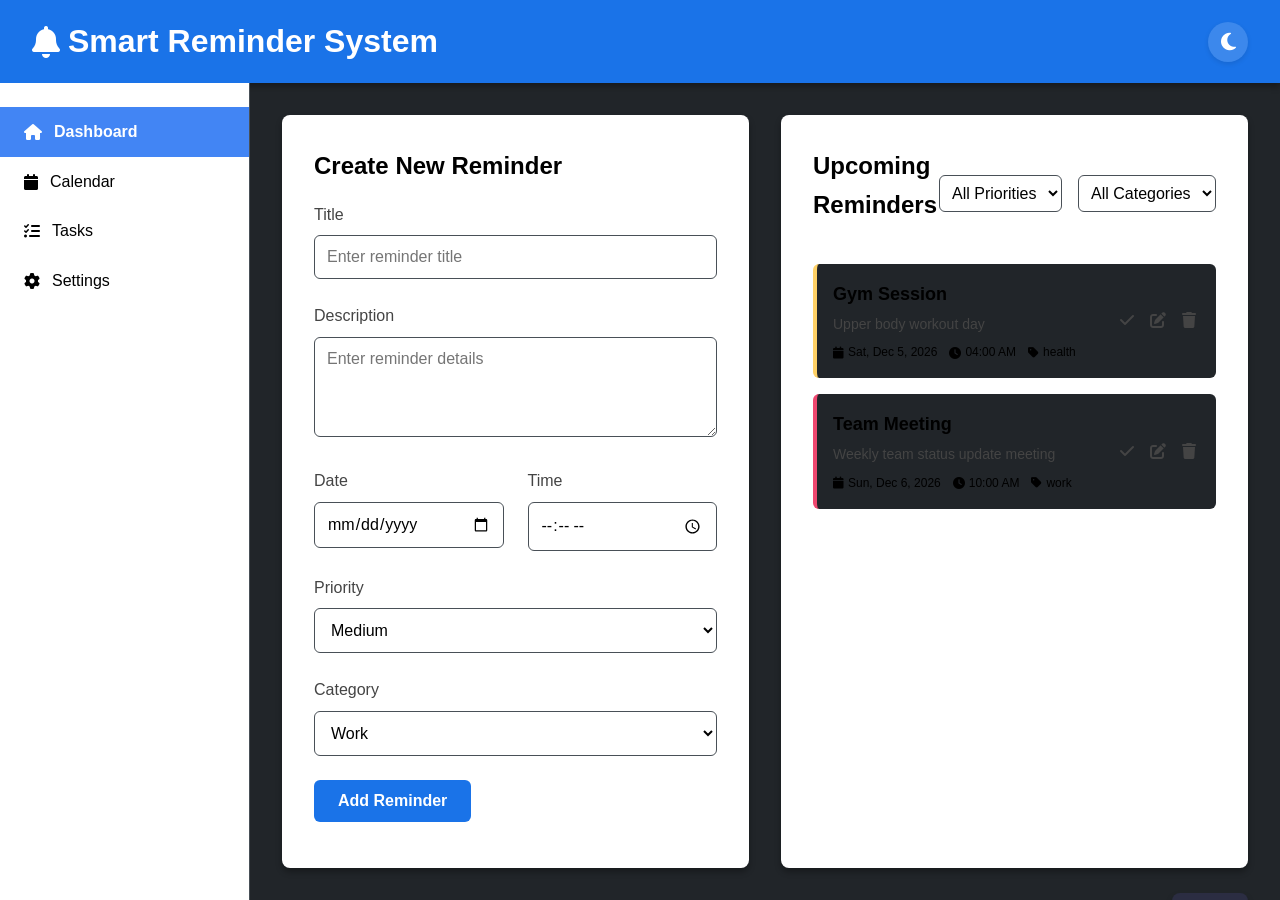
<file: index.html>
<!DOCTYPE html>
<html lang="en">
<head>
    <meta charset="UTF-8">
    <meta name="viewport" content="width=device-width, initial-scale=1.0">
    <title>Smart Reminder System</title>
    <link rel="stylesheet" href="styles.css">
    <link rel="stylesheet" href="https://cdnjs.cloudflare.com/ajax/libs/font-awesome/6.4.0/css/all.min.css">
    <meta name="theme-color" content="#4361ee">
</head>
<body class="theme-dark">
    <div class="app-container">
        <header>
            <h1><i class="fas fa-bell"></i> Smart Reminder System</h1>
            <button id="theme-toggle" class="theme-toggle" title="Toggle Dark/Blue Mode">
                <i class="fas fa-palette"></i>
            </button>
        </header>

        <div class="content">
            <div class="sidebar">
                <nav>
                    <ul>
                        <li class="active"><i class="fas fa-home"></i> Dashboard</li>
                        <li><i class="fas fa-calendar"></i> Calendar</li>
                        <li><i class="fas fa-tasks"></i> Tasks</li>
                        <li><i class="fas fa-cog"></i> Settings</li>
                    </ul>
                </nav>
            </div>

            <main>
                <div class="create-reminder">
                    <h2>Create New Reminder</h2>
                    <form id="reminder-form">
                        <div class="form-group">
                            <label for="title">Title</label>
                            <input type="text" id="title" placeholder="Enter reminder title" required>
                        </div>
                        
                        <div class="form-group">
                            <label for="description">Description</label>
                            <textarea id="description" placeholder="Enter reminder details"></textarea>
                        </div>
                        
                        <div class="form-row">
                            <div class="form-group">
                                <label for="date">Date</label>
                                <input type="date" id="date" required>
                            </div>
                            
                            <div class="form-group">
                                <label for="time">Time</label>
                                <input type="time" id="time" required>
                            </div>
                        </div>
                        
                        <div class="form-group">
                            <label for="priority">Priority</label>
                            <select id="priority">
                                <option value="low">Low</option>
                                <option value="medium" selected>Medium</option>
                                <option value="high">High</option>
                            </select>
                        </div>
                        
                        <div class="form-group">
                            <label for="category">Category</label>
                            <select id="category">
                                <option value="work">Work</option>
                                <option value="personal">Personal</option>
                                <option value="health">Health</option>
                                <option value="finance">Finance</option>
                                <option value="other">Other</option>
                            </select>
                        </div>
                        
                        <button type="submit" class="btn-primary">Add Reminder</button>
                    </form>
                </div>

                <div class="reminders-container">
                    <div class="reminders-header">
                        <h2>Upcoming Reminders</h2>
                        <div class="filter-options">
                            <select id="filter-priority">
                                <option value="all">All Priorities</option>
                                <option value="high">High</option>
                                <option value="medium">Medium</option>
                                <option value="low">Low</option>
                            </select>
                            <select id="filter-category">
                                <option value="all">All Categories</option>
                                <option value="work">Work</option>
                                <option value="personal">Personal</option>
                                <option value="health">Health</option>
                                <option value="finance">Finance</option>
                                <option value="other">Other</option>
                            </select>
                        </div>
                    </div>
                    
                    <ul id="reminders-list" class="reminders-list">
                        <!-- Reminders will be added here dynamically -->
                    </ul>
                </div>
            </main>
        </div>
    </div>

    <div id="notification" class="notification">
        <span id="notification-message"></span>
        <button id="notification-close"><i class="fas fa-times"></i></button>
    </div>

    <!-- Load JavaScript files -->
    <script src="settings.js"></script>
    <script src="calendar.js"></script>
    <script src="tasks.js"></script>
    <script src="app.js"></script>
    
    <script>
        // Theme toggle functionality
        document.getElementById('theme-toggle').addEventListener('click', function() {
            // Add rotation animation to the icon
            const icon = this.querySelector('i');
            icon.style.transition = 'transform 0.5s ease';
            icon.style.transform = 'rotate(180deg)';
            
            // After animation completes, reset the transform
            setTimeout(() => {
                icon.style.transition = 'none';
                icon.style.transform = 'rotate(0)';
            }, 500);
            
            toggleTheme();
            updateThemeToggleIcon();
        });
        
        // Update theme toggle icon based on current theme
        function updateThemeToggleIcon() {
            const themeToggle = document.getElementById('theme-toggle');
            const icon = themeToggle.querySelector('i');
            
            if (document.body.classList.contains('theme-dark')) {
                icon.className = 'fas fa-sun';
                themeToggle.title = 'Switch to Light Mode';
            } else {
                icon.className = 'fas fa-moon';
                themeToggle.title = 'Switch to Dark Mode';
            }
        }
        
        // Initialize the theme toggle icon
        document.addEventListener('DOMContentLoaded', updateThemeToggleIcon);
    </script>
</body>
</html>
</file>
<file: styles.css>
:root {
    --primary-color: #4361ee;
    --primary-light: #4895ef;
    --secondary-color: #3f37c9;
    --accent-color: #4cc9f0;
    --dark-color: #2b2d42;
    --text-color: #e9ecef;
    --text-light: #adb5bd;
    --bg-color: #212529;
    --bg-secondary: #343a40;
    --border-color: #495057;
    --box-shadow: 0 4px 6px rgba(0, 0, 0, 0.3);
    --priority-low: #4cc9f0;
    --priority-medium: #ffd166;
    --priority-high: #ef476f;
    --success-color: #4ade80;
    --danger-color: #ef476f;
    
    /* Theme transition */
    --transition-time: 0.3s;
}

/* Dark Theme (default) */
.theme-dark {
    --primary-color: var(--primary-color);
    --primary-light: var(--primary-light);
    --secondary-color: var(--secondary-color);
    --accent-color: var(--accent-color);
    --dark-color: #2b2d42;
    --text-color: #ffffff;
    --text-light: #adb5bd;
    --bg-color: #212529;
    --bg-secondary: #343a40;
    --border-color: #495057;
    --box-shadow: 0 4px 6px rgba(0, 0, 0, 0.3);
}

/* Blue Theme */
.theme-blue {
    --primary-color: #1a73e8;
    --primary-light: #4285f4;
    --secondary-color: #174ea6;
    --accent-color: #4cc9f0;
    --bg-color: #212529;
    --bg-secondary: #343a40;
    --border-color: #495057;
    --text-color: #000000;
    --text-light: #444444;
}

/* Green Theme */
.theme-green {
    --primary-color: #0f9d58;
    --primary-light: #34a853;
    --secondary-color: #137333;
    --accent-color: #1db954;
    --bg-color: #212529;
    --bg-secondary: #343a40;
    --border-color: #495057;
    --text-color: #000000;
    --text-light: #444444;
}

/* Purple Theme */
.theme-purple {
    --primary-color: #7e57c2;
    --primary-light: #b085f5;
    --secondary-color: #4d2c91;
    --accent-color: #673ab7;
    --bg-color: #212529;
    --bg-secondary: #343a40;
    --border-color: #495057;
    --text-color: #ffffff;
    --text-light: #adb5bd;
}

* {
    margin: 0;
    padding: 0;
    box-sizing: border-box;
    transition: background-color var(--transition-time), color var(--transition-time), border-color var(--transition-time);
}

body {
    font-family: 'Segoe UI', Tahoma, Geneva, Verdana, sans-serif;
    background-color: var(--bg-color);
    color: var(--text-color);
    line-height: 1.6;
}

h1, h2, h3 {
    font-weight: 600;
    margin-bottom: 1rem;
    color: var(--text-color);
}

ul {
    list-style-type: none;
}

a {
    text-decoration: none;
    color: inherit;
}

/* App Container */
.app-container {
    display: flex;
    flex-direction: column;
    min-height: 100vh;
}

/* Header */
header {
    background-color: var(--primary-color);
    color: white;
    padding: 1rem 2rem;
    box-shadow: var(--box-shadow);
    display: flex;
    justify-content: space-between;
    align-items: center;
}

header h1 {
    color: white;
    margin-bottom: 0;
    display: flex;
    align-items: center;
    gap: 0.5rem;
}

.theme-toggle {
    background: rgba(255, 255, 255, 0.15);
    border: none;
    color: white;
    font-size: 1.25rem;
    cursor: pointer;
    padding: 0.5rem;
    border-radius: 50%;
    transition: all 0.3s ease;
    box-shadow: 0 2px 5px rgba(0, 0, 0, 0.1);
    width: 2.5rem;
    height: 2.5rem;
    display: flex;
    align-items: center;
    justify-content: center;
    position: relative;
    overflow: hidden;
}

.theme-toggle:hover {
    background-color: rgba(255, 255, 255, 0.3);
    transform: translateY(-2px);
    box-shadow: 0 4px 8px rgba(0, 0, 0, 0.15);
}

.theme-toggle:active {
    transform: translateY(0);
    box-shadow: 0 2px 4px rgba(0, 0, 0, 0.1);
}

.theme-toggle::after {
    content: '';
    position: absolute;
    top: 0;
    left: 0;
    width: 100%;
    height: 100%;
    background: radial-gradient(circle, rgba(255,255,255,0.7) 0%, rgba(255,255,255,0) 70%);
    opacity: 0;
    transition: opacity 0.3s;
    pointer-events: none;
}

.theme-toggle:hover::after {
    opacity: 0.2;
}

/* Content Layout */
.content {
    display: flex;
    flex: 1;
}

/* Sidebar */
.sidebar {
    width: 250px;
    background-color: white;
    border-right: 1px solid var(--border-color);
    padding: 1.5rem 0;
}

.theme-dark .sidebar {
    background-color: var(--bg-secondary);
}

.sidebar ul li {
    padding: 0.75rem 1.5rem;
    display: flex;
    align-items: center;
    gap: 0.75rem;
    cursor: pointer;
    transition: background-color 0.2s, color 0.2s;
}

.sidebar ul li:hover {
    background-color: var(--bg-secondary);
    color: var(--primary-color);
}

.sidebar ul li.active {
    background-color: var(--primary-light);
    color: white;
    font-weight: 600;
}

/* Main Content */
main {
    flex: 1;
    padding: 2rem;
    display: grid;
    grid-template-columns: 1fr 1fr;
    gap: 2rem;
    overflow-y: auto;
}

/* Form Styles */
.create-reminder {
    background-color: white;
    border-radius: 0.5rem;
    padding: 2rem;
    box-shadow: var(--box-shadow);
}

.theme-dark .create-reminder,
.theme-dark .reminders-container,
.theme-dark .calendar-container,
.theme-dark .tasks-container,
.theme-dark .settings-container {
    background-color: var(--bg-secondary);
}

.form-group {
    margin-bottom: 1.5rem;
}

.form-row {
    display: flex;
    gap: 1.5rem;
}

.form-row .form-group {
    flex: 1;
}

label {
    display: block;
    margin-bottom: 0.5rem;
    font-weight: 500;
    color: var(--text-light);
}

input, textarea, select {
    width: 100%;
    padding: 0.75rem;
    border: 1px solid var(--border-color);
    border-radius: 0.375rem;
    font-family: inherit;
    font-size: 1rem;
    transition: border-color 0.2s;
    background-color: white;
    color: var(--text-color);
}

.theme-dark input, 
.theme-dark textarea, 
.theme-dark select {
    background-color: var(--bg-color);
    border-color: var(--border-color);
}

input:focus, textarea:focus, select:focus {
    outline: none;
    border-color: var(--primary-color);
}

textarea {
    min-height: 100px;
    resize: vertical;
}

.btn-primary {
    background-color: var(--primary-color);
    color: white;
    border: none;
    border-radius: 0.375rem;
    padding: 0.75rem 1.5rem;
    font-size: 1rem;
    font-weight: 600;
    cursor: pointer;
    transition: background-color 0.2s;
}

.btn-primary:hover {
    background-color: var(--secondary-color);
}

.btn-secondary {
    background-color: var(--bg-secondary);
    color: var(--text-color);
    border: 1px solid var(--border-color);
    border-radius: 0.375rem;
    padding: 0.5rem 1rem;
    font-size: 0.875rem;
    font-weight: 500;
    cursor: pointer;
    transition: background-color 0.2s;
}

.btn-secondary:hover {
    background-color: var(--border-color);
}

.btn-danger {
    background-color: var(--danger-color);
    color: white;
    border: none;
    border-radius: 0.375rem;
    padding: 0.5rem 1rem;
    font-size: 0.875rem;
    font-weight: 500;
    cursor: pointer;
    transition: background-color 0.2s;
}

.btn-danger:hover {
    background-color: #d32f2f;
}

/* Reminders Container */
.reminders-container {
    background-color: white;
    border-radius: 0.5rem;
    padding: 2rem;
    box-shadow: var(--box-shadow);
}

.reminders-header {
    display: flex;
    justify-content: space-between;
    align-items: center;
    margin-bottom: 1.5rem;
}

.filter-options {
    display: flex;
    gap: 1rem;
}

.filter-options select {
    width: auto;
    padding: 0.5rem;
}

.reminders-list {
    margin-top: 1rem;
}

.reminder-item {
    background-color: var(--bg-color);
    border-radius: 0.375rem;
    padding: 1rem;
    margin-bottom: 1rem;
    display: flex;
    justify-content: space-between;
    align-items: center;
    border-left: 4px solid transparent;
    transition: transform 0.2s, box-shadow 0.2s;
}

.reminder-item:hover {
    transform: translateY(-2px);
    box-shadow: var(--box-shadow);
}

.reminder-item.priority-low {
    border-left-color: var(--priority-low);
}

.reminder-item.priority-medium {
    border-left-color: var(--priority-medium);
}

.reminder-item.priority-high {
    border-left-color: var(--priority-high);
}

.reminder-details h3 {
    margin-bottom: 0.25rem;
    font-size: 1.125rem;
}

.reminder-details p {
    color: var(--text-light);
    font-size: 0.875rem;
    margin-bottom: 0.5rem;
}

.reminder-meta {
    display: flex;
    gap: 0.75rem;
    font-size: 0.75rem;
}

.reminder-meta span {
    display: flex;
    align-items: center;
    gap: 0.25rem;
}

.reminder-actions {
    display: flex;
    gap: 0.5rem;
}

.action-btn {
    background: none;
    border: none;
    color: var(--text-light);
    cursor: pointer;
    font-size: 1rem;
    padding: 0.25rem;
    border-radius: 0.25rem;
    transition: color 0.2s, background-color 0.2s;
}

.action-btn:hover {
    background-color: var(--bg-secondary);
}

.action-btn.edit:hover {
    color: var(--primary-color);
}

.action-btn.delete:hover {
    color: var(--priority-high);
}

.action-btn.complete:hover {
    color: var(--success-color);
}

/* Notification */
.notification {
    position: fixed;
    bottom: 2rem;
    right: 2rem;
    background-color: var(--dark-color);
    color: white;
    padding: 1rem 1.5rem;
    border-radius: 0.5rem;
    box-shadow: var(--box-shadow);
    display: flex;
    align-items: center;
    justify-content: space-between;
    gap: 1rem;
    transform: translateY(150%);
    transition: transform 0.3s ease-in-out;
    z-index: 1000;
}

.notification.show {
    transform: translateY(0);
}

#notification-close {
    background: none;
    border: none;
    color: white;
    cursor: pointer;
    font-size: 1rem;
}

/* Calendar Styles */
.calendar-container {
    grid-column: 1 / -1;
    background-color: white;
    border-radius: 0.5rem;
    padding: 2rem;
    box-shadow: var(--box-shadow);
}

.calendar-header {
    display: flex;
    justify-content: space-between;
    align-items: center;
    margin-bottom: 1.5rem;
}

.calendar-nav {
    display: flex;
    align-items: center;
    gap: 1rem;
}

.calendar-nav button {
    background: none;
    border: none;
    cursor: pointer;
    font-size: 1rem;
    color: var(--text-light);
    padding: 0.5rem;
    border-radius: 50%;
    transition: background-color 0.2s;
}

.calendar-nav button:hover {
    background-color: var(--bg-secondary);
    color: var(--primary-color);
}

.weekdays {
    display: grid;
    grid-template-columns: repeat(7, 1fr);
    text-align: center;
    font-weight: 500;
    margin-bottom: 0.5rem;
    padding: 0.5rem 0;
    border-bottom: 1px solid var(--border-color);
}

.calendar-days {
    display: grid;
    grid-template-columns: repeat(7, 1fr);
    gap: 0.5rem;
    margin-bottom: 2rem;
}

.calendar-day {
    position: relative;
    height: 5rem;
    border: 1px solid var(--border-color);
    border-radius: 0.25rem;
    padding: 0.5rem;
    text-align: center;
    cursor: pointer;
    transition: background-color 0.2s;
}

.calendar-day:hover {
    background-color: var(--bg-secondary);
}

.calendar-day.empty {
    background-color: transparent;
    border-color: transparent;
    cursor: default;
}

.calendar-day.today {
    background-color: var(--accent-color);
    color: white;
    font-weight: 600;
}

.calendar-day.selected {
    border-color: var(--primary-color);
    border-width: 2px;
}

.reminder-dot {
    position: absolute;
    bottom: 0.5rem;
    left: 50%;
    transform: translateX(-50%);
    width: 0.5rem;
    height: 0.5rem;
    border-radius: 50%;
    background-color: var(--primary-color);
}

.day-reminders {
    border-top: 1px solid var(--border-color);
    padding-top: 1.5rem;
}

.day-reminders h3 {
    margin-bottom: 1rem;
}

/* Tasks Styles */
.tasks-container {
    grid-column: 1 / -1;
    display: grid;
    grid-template-columns: 1fr 2fr;
    gap: 2rem;
    background-color: white;
    border-radius: 0.5rem;
    padding: 2rem;
    box-shadow: var(--box-shadow);
}

.tasks-header {
    grid-column: 1 / -1;
    margin-bottom: 1.5rem;
}

.task-form-container {
    background-color: var(--bg-color);
    border-radius: 0.5rem;
    padding: 1.5rem;
}

.tasks-filter {
    display: flex;
    gap: 1rem;
    margin-bottom: 1.5rem;
}

.tasks-list {
    margin-top: 1rem;
}

.task-item {
    background-color: var(--bg-color);
    border-radius: 0.375rem;
    padding: 1.5rem;
    margin-bottom: 1rem;
    border-left: 4px solid transparent;
    transition: transform 0.2s, box-shadow 0.2s;
}

.task-item:hover {
    box-shadow: var(--box-shadow);
}

.task-item.priority-low {
    border-left-color: var(--priority-low);
}

.task-item.priority-medium {
    border-left-color: var(--priority-medium);
}

.task-item.priority-high {
    border-left-color: var(--priority-high);
}

.task-item.completed {
    opacity: 0.7;
}

.task-header {
    display: flex;
    justify-content: space-between;
    align-items: center;
    margin-bottom: 1rem;
}

.task-title-status {
    display: flex;
    align-items: center;
    gap: 0.5rem;
}

.task-checkbox {
    display: flex;
    align-items: center;
    gap: 0.75rem;
    cursor: pointer;
}

.task-checkbox input[type="checkbox"] {
    width: 1.25rem;
    height: 1.25rem;
}

.task-content {
    padding-left: 2rem;
}

.task-description {
    margin-bottom: 1rem;
    color: var(--text-light);
}

.task-meta {
    display: flex;
    gap: 1rem;
    font-size: 0.875rem;
    color: var(--text-light);
    margin-top: 1rem;
}

.task-related-reminder {
    display: flex;
    align-items: center;
    gap: 0.5rem;
    color: var(--primary-color);
}

.task-subtasks {
    margin: 1rem 0;
    padding-left: 1.5rem;
    border-left: 2px solid var(--border-color);
}

.subtask-item {
    margin-bottom: 0.5rem;
}

.subtask-checkbox {
    display: flex;
    align-items: center;
    gap: 0.5rem;
    cursor: pointer;
}

.subtask-text.completed {
    text-decoration: line-through;
    color: var(--text-light);
}

.subtask-group {
    display: flex;
    align-items: center;
    gap: 0.5rem;
    margin-bottom: 0.5rem;
}

.remove-subtask {
    background: none;
    border: none;
    color: var(--text-light);
    cursor: pointer;
    font-size: 0.875rem;
    padding: 0.25rem;
    border-radius: 0.25rem;
    transition: color 0.2s;
}

.remove-subtask:hover {
    color: var(--danger-color);
}

.no-tasks {
    color: var(--text-light);
    font-style: italic;
    padding: 1rem;
    text-align: center;
}

/* Settings Styles */
.settings-container {
    grid-column: 1 / -1;
    background-color: white;
    border-radius: 0.5rem;
    padding: 2rem;
    box-shadow: var(--box-shadow);
}

.settings-header {
    display: flex;
    justify-content: space-between;
    align-items: center;
    margin-bottom: 2rem;
}

.settings-content {
    max-width: 800px;
    margin: 0 auto;
}

.settings-section {
    margin-bottom: 2.5rem;
    padding-bottom: 1.5rem;
    border-bottom: 1px solid var(--border-color);
}

.settings-section h3 {
    margin-bottom: 1.25rem;
    color: var(--text-color);
}

.setting-note {
    font-size: 0.875rem;
    color: var(--text-light);
    font-style: italic;
    margin-top: 0.5rem;
}

.checkbox-group {
    display: flex;
    align-items: center;
    gap: 0.75rem;
}

.checkbox-group input[type="checkbox"] {
    width: auto;
    margin-right: 0.5rem;
}

.button-group {
    display: flex;
    gap: 1rem;
}

.settings-actions {
    margin-top: 2rem;
    text-align: right;
}

/* Theme Selector Styles */
.color-selector-group {
    margin-top: 1.5rem;
}

.color-options {
    display: flex;
    align-items: center;
    gap: 1rem;
}

.preset-colors {
    display: flex;
    gap: 0.5rem;
}

.color-preset {
    width: 2rem;
    height: 2rem;
    border-radius: 50%;
    cursor: pointer;
    transition: transform 0.2s;
    box-shadow: 0 2px 4px rgba(0, 0, 0, 0.1);
    border: 2px solid transparent;
}

.color-preset:hover {
    transform: scale(1.1);
}

.color-preset.active {
    border-color: var(--text-color);
}

input[type="color"] {
    width: 3rem;
    height: 3rem;
    border: none;
    border-radius: 50%;
    cursor: pointer;
    padding: 0;
    overflow: hidden;
}

/* Theme Preview */
.theme-preview {
    display: flex;
    gap: 1.5rem;
    margin-top: 2rem;
}

.preview-item {
    flex: 1;
    border-radius: 0.5rem;
    overflow: hidden;
    box-shadow: var(--box-shadow);
    height: 200px;
    position: relative;
    transition: transform 0.3s ease, box-shadow 0.3s ease;
}

.preview-item.active-preview {
    transform: translateY(-5px);
    box-shadow: 0 10px 15px rgba(0, 0, 0, 0.2);
}

.preview-item.active-preview::after {
    content: "Active";
    position: absolute;
    top: 10px;
    right: 10px;
    background-color: var(--primary-color);
    color: white;
    font-size: 0.75rem;
    font-weight: bold;
    padding: 3px 8px;
    border-radius: 10px;
    opacity: 0.9;
}

.preview-light {
    background-color: #f8f9fa;
    color: #212529;
}

.preview-dark {
    background-color: #212529;
    color: #e9ecef;
}

.preview-header {
    height: 40px;
    background-color: var(--primary-color);
}

.preview-content {
    display: flex;
    height: calc(100% - 40px);
}

.preview-sidebar {
    width: 60px;
    background-color: white;
    padding: 0.5rem;
}

.preview-dark .preview-sidebar {
    background-color: #343a40;
}

.preview-nav-item {
    height: 20px;
    margin-bottom: 0.5rem;
    border-radius: 0.25rem;
    background-color: #e9ecef;
}

.preview-dark .preview-nav-item {
    background-color: #495057;
}

.preview-main {
    flex: 1;
    padding: 0.75rem;
}

.preview-card {
    background-color: white;
    height: 80px;
    border-radius: 0.25rem;
    display: flex;
    padding: 0.5rem;
}

.preview-dark .preview-card {
    background-color: #343a40;
}

.preview-priority {
    width: 8px;
    height: 100%;
    border-radius: 4px;
    margin-right: 0.75rem;
}

/* Responsive */
@media (max-width: 992px) {
    main {
        grid-template-columns: 1fr;
    }
    
    .tasks-container {
        grid-template-columns: 1fr;
    }
    
    .theme-preview {
        flex-direction: column;
    }
}

@media (max-width: 768px) {
    .content {
        flex-direction: column;
    }
    
    .sidebar {
        width: 100%;
        border-right: none;
        border-bottom: 1px solid var(--border-color);
        padding: 0.5rem 0;
    }
    
    .sidebar ul {
        display: flex;
        overflow-x: auto;
    }
    
    .sidebar ul li {
        padding: 0.5rem 1rem;
        white-space: nowrap;
    }
    
    main {
        padding: 1rem;
    }
    
    .reminders-header,
    .tasks-filter,
    .settings-header {
        flex-direction: column;
        align-items: flex-start;
        gap: 1rem;
    }
    
    .button-group {
        flex-direction: column;
    }
    
    .color-options {
        flex-direction: column;
        align-items: flex-start;
    }
}
</file>
